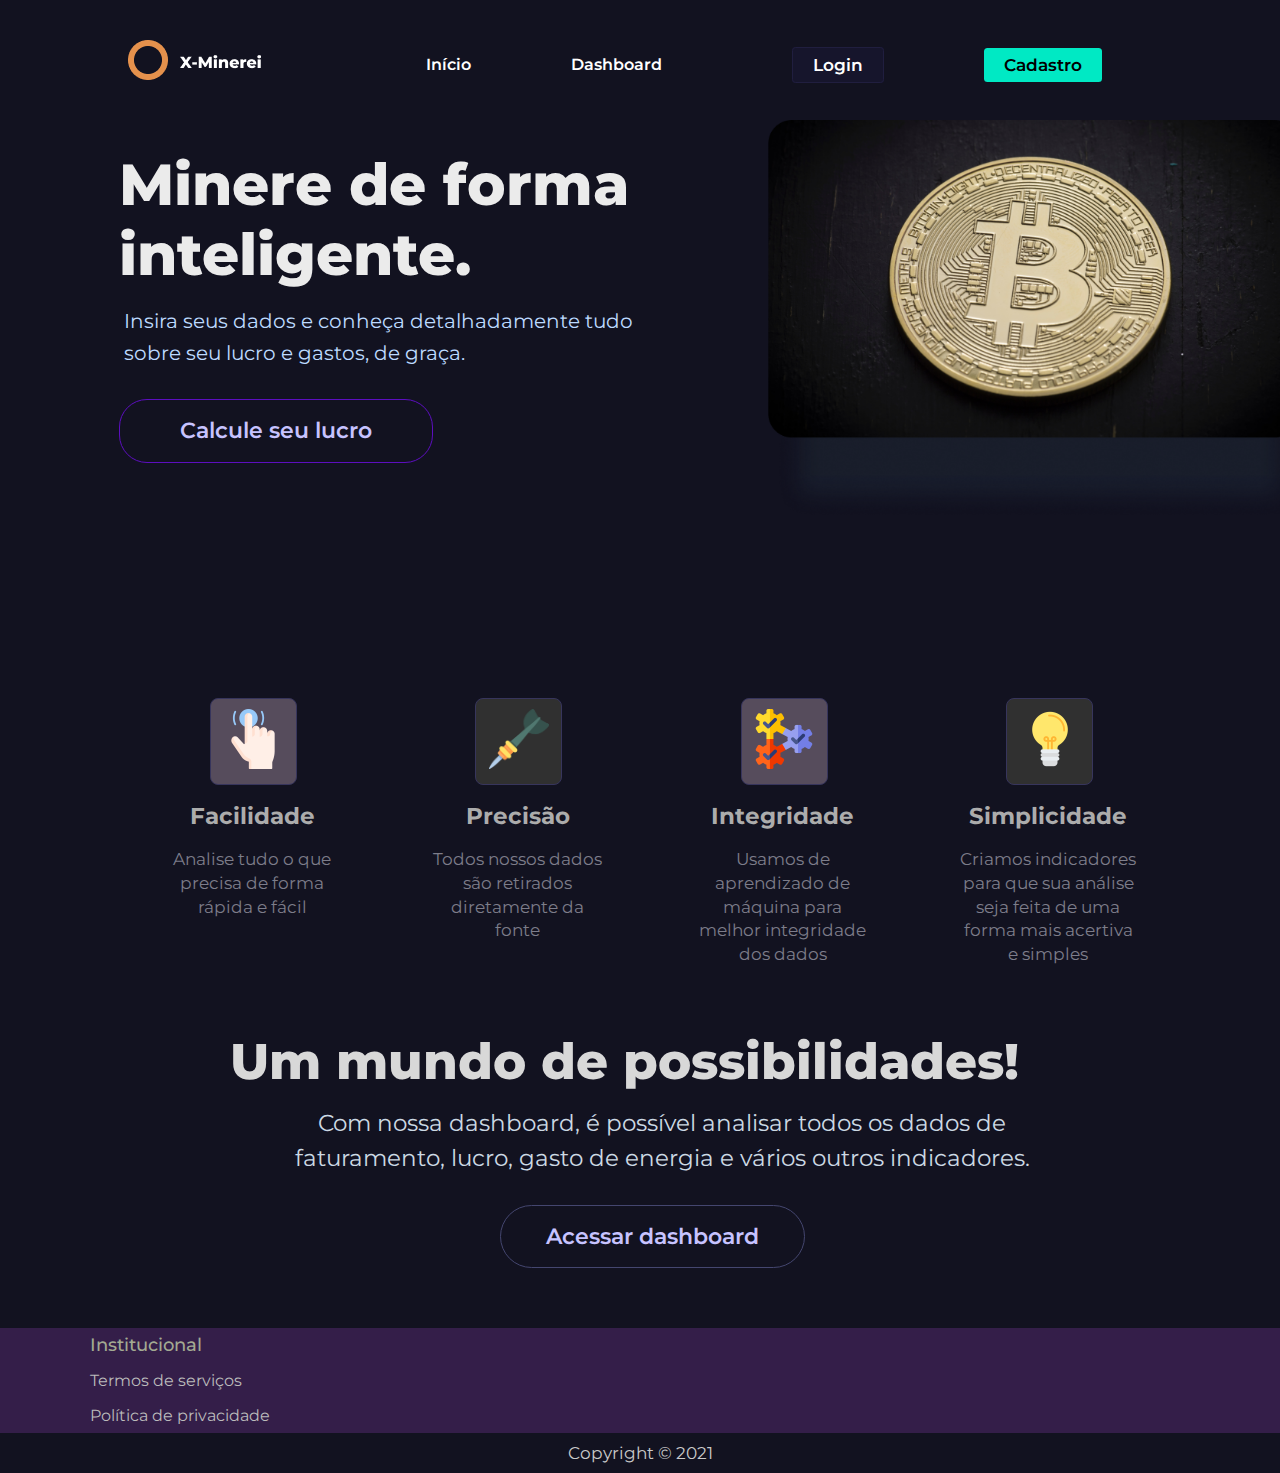
<file: webpart/index.html>
<!DOCTYPE html>
<html lang="pt-br">
<head>
    <meta charset="UTF-8">
    <meta http-equiv="X-UA-Compatible" content="IE=edge">
    <meta name="viewport" content="width=device-width, initial-scale=1.0">
    <title>X-Minerei</title>
    <link rel="stylesheet" href="css/styles.css">
    <link rel="preconnect" href="https://fonts.gstatic.com">
    <link href="https://fonts.googleapis.com/css2?family=Poppins:wght@700;800&display=swap" rel="stylesheet">
    <link href="https://fonts.googleapis.com/css2?family=Lato&display=swap" rel="stylesheet">
    <link href="https://fonts.googleapis.com/css2?family=Montserrat:wght@300;400;600;700;800&display=swap" rel="stylesheet">
    <link rel="shortcut icon" href="./img/favicon.png">
</head>
<body>
    <div class="center">
        <div class="superior">
            <a href="#" class="logo-all">
                <i class="logo"></i>
            </a>
            <ul class="menu">
                <li class="menu-li"><a href="#" class="menu__link">Início</a></li>
                <li class="menu-li"><a href="charts.html" class="menu__link">Dashboard</a></li>
                <li class="menu-li2"><a href="login.html" class="bt_signin">Login</a></li>
                <li class="menu-li2"><a href="cadastro.html" class="bt_signup">Cadastro</a></li>
            </ul>
        </div>
    </div>
        <div class="img-right">
            <img class="image1" src="./img/background2.png">
            <div class="image2">
                <div class="lucro-box">
                    <buttom class="lucro-box-text">Seu lucro diário</buttom> <img src="img/profits.png" alt="" class="icon-profit-box">
                    <div class="money-lucro-box money-lucro-box-text">
                        +$23,12
                    </div>
                </div>
            </div>
        </div>
        <div class="texto-botoes">
            <div class="texto">
                <h2 class="title-apresentacao">Minere de forma inteligente.</h2>
                <p class="sub-titulo">Insira seus dados e conheça detalhadamente tudo<br>sobre seu lucro e gastos, de graça.</p>
                <div class="bt-position">
                    <a href="charts.html" class="bt-text"><buttom class="uni-bt">Calcule seu lucro</buttom></a>
                </div>
            </div>
        </div>
    <div class="icons">
        <div class="icon-wrapping">
            <div class="box-icon box-icon-color2">
                <img src="./img/easy-use.png" alt="">
            </div>
            <h6 class="box-icone-title">Facilidade</h6>
            <p class="box-icone-text">Analise tudo o que precisa de forma rápida e fácil</p>
        </div>
        <div class="icon-wrapping">
            <div class="box-icon box-icon-color">
                <img src="./img/dart.png" alt="">
            </div>
            <h6 class="box-icone-title">Precisão</h6>
            <p class="box-icone-text">Todos nossos dados são retirados diretamente da fonte</p>
        </div>
        <div class="icon-wrapping">
            <div class="box-icon box-icon-color2">
                <img src="./img/integration.png" alt="">
            </div>
            <h6 class="box-icone-title">Integridade</h6>
            <p class="box-icone-text">Usamos de aprendizado de máquina para melhor integridade dos dados</p>
        </div>
        <div class="icon-wrapping">
            <div class="box-icon box-icon-color">
                <img src="./img/light-bulb.png" alt="">
            </div>
            <h6 class="box-icone-title">Simplicidade</h6>
            <p class="box-icone-text">Criamos indicadores para que sua análise seja feita de uma forma mais acertiva e simples</p>
        </div>
        <div class="clear"></div>
    </div>
    
    <div class="texto2">
        <div class="eth_ico">
            <img src="./img/ethereum.png" alt="">
        </div>
        <h2 class="title-apresentacao2">Um mundo de possibilidades!</h2>
        <p class="sub-titulo2">Com nossa dashboard, é possível analisar todos os dados de faturamento,  lucro, gasto de energia e vários outros indicadores.</p>
        <div class="bt-baixo-position">
            <a href="charts.hmtl" class="bt-text-baixo"><buttom class="uni-bt-baixo">Acessar dashboard</buttom></a>
        </div>
        
    </div>
        
    <div>
        <footer class="rodape">
            <ol>
                <li class="rodape-title"><h4></h4>Institucional</li>
                <a href="#"><li class="rodape-text">Termos de serviços</li></a>
                <a href="#"><li class="rodape-text">Política de privacidade</li></a>
            </ol>
            <footer class="copyright">
                <p>Copyright © 2021</p>
            </footer>
        </footer>
    </div>
        
    
  
</body>
</html>
</file>
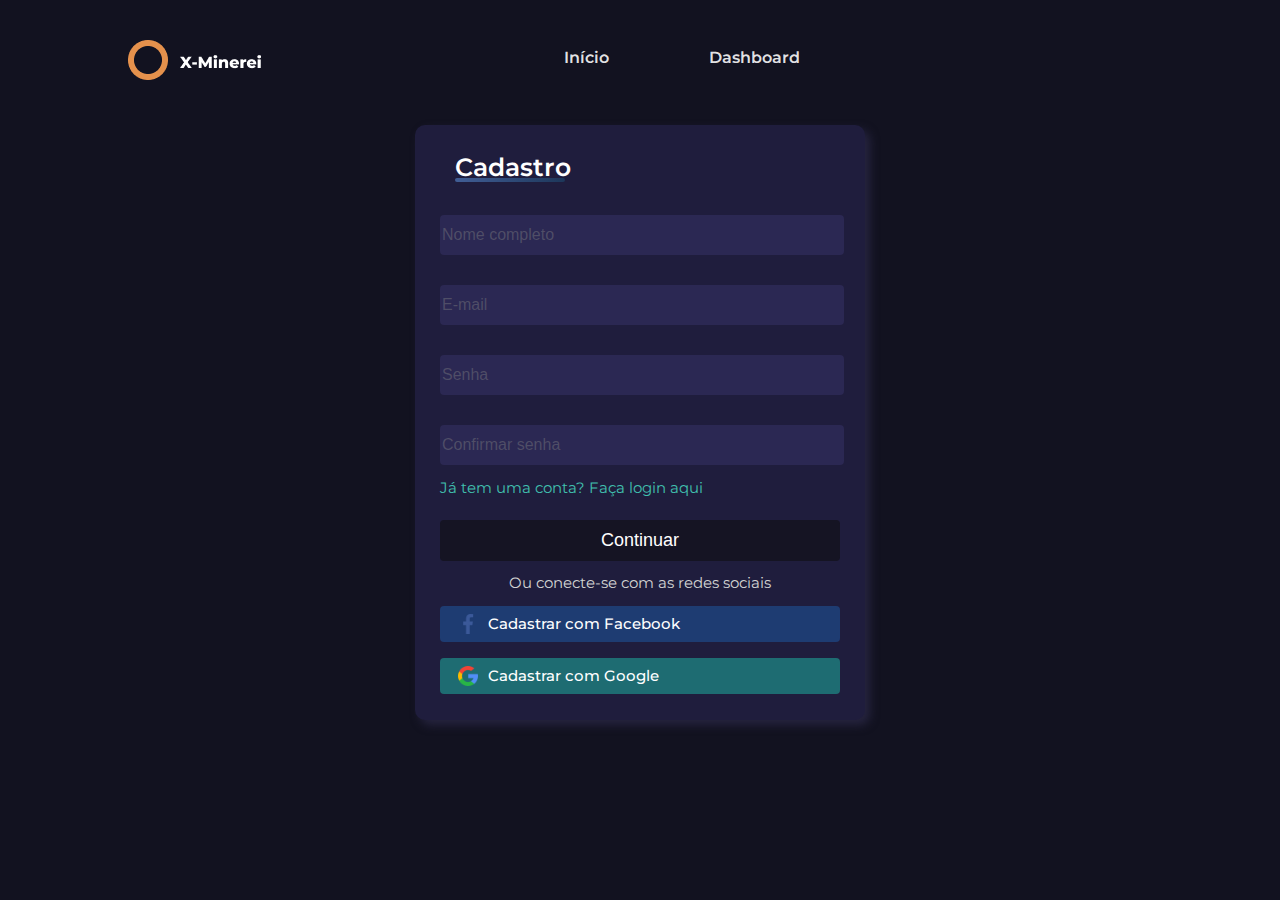
<file: cadastro.html>
<!DOCTYPE html>
<html lang="pt-br">
<head>
    <meta charset="UTF-8">
    <meta http-equiv="X-UA-Compatible" content="IE=edge">
    <meta name="viewport" content="width=device-width, initial-scale=1.0">
    <title>Cadastro - X-Minerei</title>
    <link rel="stylesheet" href="css/cadastro.css">
    <link rel="preconnect" href="https://fonts.gstatic.com">
    <link href="https://fonts.googleapis.com/css2?family=Poppins:wght@700;800&display=swap" rel="stylesheet">
    <link href="https://fonts.googleapis.com/css2?family=Lato&display=swap" rel="stylesheet">
    <link href="https://fonts.googleapis.com/css2?family=Montserrat:wght@300;400;500;600;700;800&display=swap" rel="stylesheet">
    <link rel="shortcut icon" href="./img/favicon.png">
</head>
<body>
    <div class="center">
        <div class="superior">
            <a href="index.php" class="logo-all">
                <i class="logo"></i>
            </a>
            <ul class="menu">
                <li class="menu-li"><a href="index.php " class="menu__link">Início</a></li>
                <li class="menu-li"><a href="charts.php" class="menu__link">Dashboard</a></li>
            </ul>
        </div>
    </div>

    <div class = "container">
        <div class = "container_login">
          <h2 class="title-login">Cadastro</h2>
          <form action="adiciona_user.php" method = "POST">
              <input type="text" name = "nome" class="form-control" id="nome" placeholder="Nome completo" required> 

              <input type="email" name = "email"  class="form-control" id="email" placeholder="E-mail" required> 
   
              <input type="password" name = "senha" class="form-control" id="senha" placeholder="Senha" required> 

              <input type="password" class="form-control" id="senhaconf" placeholder="Confirmar senha" required>

              <a href = "login.php" class="n-tem">Já tem uma conta? Faça login aqui</a>

              <input type="submit"  name="submit" id="submit" class="btn" value="Continuar">
          </form>
          <footer>
            <span>Ou conecte-se com as redes sociais</span>
            <div class="social-field-facebook">
              <a href="#">
                <img src="img/facebook.png" alt="">
                Cadastrar com Facebook
              </a>
            </div>
            <div class="social-field-google">
              <a href="#">
                <img src="img/google..png" alt="">
                Cadastrar com Google
              </a>
            </div>
          </footer>
        </div> 
      </div>
      <script src="js/validacao_cadastro.js"></script>
</body>
</html>
</file>
<file: webpart/css/styles.css>
.logo{
    width: 134px;
    height: 40px;
    background: url("../img/Logo.png");
    display: block;
    margin-left: 3vw;
}
html, body, div, span, applet, object, iframe,
h1, h2, h3, h4, h5, h6, p, blockquote, pre,
a, abbr, acronym, address, big, cite, code,
del, dfn, em, img, ins, kbd, q, s, samp,
small, strike, strong, sub, sup, tt, var,
b, u, i, center,
dl, dt, dd, ol, ul, li,
fieldset, form, label, legend,
table, caption, tbody, tfoot, thead, tr, th, td,
article, aside, canvas, details, embed, 
figure, figcaption, footer, header, hgroup, 
menu, nav, output, ruby, section, summary,
time, mark, audio, video {
	margin: 0;
	padding: 0;
	border: 0;
	font-size: 100%;
	font: inherit;
	vertical-align: baseline;
}
/* HTML5 display-role reset for older browsers */
article, aside, details, figcaption, figure, 
footer, header, hgroup, menu, nav, section {
	display: block;
}
body {
	line-height: 1;
    font-family: 'Montserrat', sans-serif;
    text-decoration: none;
    background: #121220;
}
ol, ul {
	list-style: none;
}
blockquote, q {
	quotes: none;
}
blockquote:before, blockquote:after,
q:before, q:after {
	content: '';
	content: none;
}
table {
	border-collapse: collapse;
	border-spacing: 0;
}
p a {
    text-decoration: none;
}
a{
    text-decoration: none;
}
ol{
    text-decoration: none;
}
.logo-all{
    float: left;

}
.superior{
    position: fixed;
    width: 83%;
    padding-top: 40px;
    padding-bottom: 20px;
    z-index: 3;
    background: #121220;
    display: flex;
    align-items: center;
    justify-content: space-between;
}
.menu{
    font-family: 'Montserrat', sans-serif;
    font-weight: 600;
    margin-top: 10px;
    float: right;
    margin-right: 240px;
}
.menu-li{
    float: left;
    margin: 0 50px;
    color: #1F1F1F;
    
}
.menu-li2{
    float: left;
    margin: 0 23px;
    color: #1F1F1F;    
}      
.menu__link{
    text-decoration: none;
    font-size: 16px;
    color: #ffffff;
}
.menu ul{
    position: absolute;
    background: #223b86;
    border-radius: 5px;
    padding: 10px;
    visibility: hidden;
    transition: .1s;
    height: 0;
    overflow-y: hidden;
   
}
.menu li:hover ul{
    visibility: visible;
    height: 80%;
    overflow-y: visible;
    width: 100px;
}   
.menu-li2{
    float: left;
    margin: 0 50px;
    color: #1F1F1F;
}
.dropdown-main-image{
    margin-top: -10px;
}
.dropdown-menu__link{
    text-decoration: none;
    font-size: 16px;
    color: #ffffff;
}
.dropdown-itens{
    display: flex;
    align-items: center;
    text-align: left;
    padding: 6px;
    margin-left: 2px;    
}   
.dropdown-itens:hover{
    background: rgb(39, 31, 145);
}
.dropdown-images{
    margin-right: 5px;
}
.bt_signin{
    border: 1px solid #201e3f;
    background: #16152c;
    text-decoration: none;
    font-size: 17px;
    font-weight: 600;
    color: #fff;
    padding: 7px 20px;
    border-radius: 3.5px;
    margin-left: 30px;
}
.bt_signup{
    text-decoration: none;
    font-size: 17px;
    font-weight: 600;
    color: black;
    padding: 7px 20px;
    border-radius: 3.5px;
    background: #00E9C4;
}
.clear{
    clear: both;
}
.center{
    max-width: 1100px;
    width: 100%;
    margin: 0 auto;
}
.apresentacao{
    background: url(../img/background.png) no-repeat center 0;
    padding-top: 35px;
}
.apresentacao-box{
    
}
.title-apresentacao{
    font-size: 58px;
    color: #ebebeb;
    font-weight: 800;
    line-height: 70px;
}
.sub-titulo{
    font-size: 20px;
    color: #BDDAFF;
    font-family: 'Montserrat', sans-serif;
    padding-top: 15px;
    line-height: 32px;
    padding-left: 5px;
}
.title-apresentacao2{
    font-size: 50px;
    color: #d8d8d8;
    font-weight: 800;
    padding-top: 40px;
    padding-left: 13%;
}
.sub-titulo2{
    font-size: 22.5px;
    color: rgb(204, 217, 228);
    font-family: 'Montserrat', sans-serif;
    text-align: center;
    margin-right: 20%;
    margin-left: 17%;
    padding-top: 19px;
    line-height: 35px;
}
.bt-position{
    padding-top: 30px;
    align-content: center;
}
.uni-bt{
    float: left;
    border: 0.2px solid #5C0EBF;
    border-radius: 28px;
    padding: 20px 60px;
    cursor: pointer;
}
.uni-bt:hover{
    background: #5C0EBF;
    color: white;
}
.uni-bt-baixo{
    border: 0.2px solid #44466F;
    border-radius: 35px;
    padding: 17px 45px;
    cursor: pointer;
}
.uni-bt-baixo:hover{
    background: #44466F;
    color: white;
}
.bt-baixo-position{
    padding-top: 50px;
    margin-left: 35%;
}
.bt-text-baixo{
    text-decoration: none;
    font-family: 'Montserrat', sans-serif;
    font-weight: 600;
    font-size: 22px;
    color: rgb(199, 195, 255);
}
.bt-text{
    text-decoration: none;
    font-family: 'Montserrat', sans-serif;
    font-weight: 600;
    font-size: 22px;
    color: rgb(199, 195, 255);
}
.text-bt{
    font-family: 'Poppins', sans-serif;
    font-weight: bold;
    color: #092B4C;
    font-size: 38px;
}
.icon{
    float: right;
}
.lucro-box{
    float: left;
    border-radius: 8px;
    padding: 20px 20px;
    background: #212127;
    
}
.lucro-box-text{
    text-decoration: none;
    font-family: 'Montserrat', sans-serif;
    font-weight: 600;
    font-size: 16px;
    color: #bdc4ff;
    margin-left: 13px;
}
.icon-profit-box{
    float: left;
        
}
.money-lucro-box-text{
    text-align: center;
    padding-bottom: 15px;
    margin-top: 10px;
    font-size: 16px;
    font-family: 'Montserrat', sans-serif;
    font-weight: 600;
    color: #39BA70;
    padding-top: 15px;
    margin-left: 80px;
    border-radius: 6px;
    background: #39ba712a;
    
}
.apresentacao-homem{
    float: right;
    padding-top: 20px;
    padding-right: 20px;

}
.texto-botoes{
    padding: 100px;
    padding-bottom: 200px;
    padding-top: 170px;
    margin-right: 20px;
    
}
.text-decoration{
    text-decoration: none;
    color: #2b2b2b;
}
.text-decoration:hover{
    color: white;
}
.image1 {
    float: right;
    padding-top: 120px;
    z-index: 0;
    clear: both;
  }
  .image2 {
    position: absolute;
    top: 510px;
    left: 770px;
    z-index: 1;
    clear: both;
  }
.box-icon{
    width: 85px;
    height: 85px;
    border-radius: 8px;
    text-align: center;
    margin-left: 26.5%;
}
.box-icon img{
    margin-top: 10px;
    align-content: center;

}
.box-icone-title{
    font-size: 23px;
    font-weight: 700;
    margin: 20px 0;
    text-align: center;
    color: rgb(172, 172, 172);
}
.box-icone-text{
    font-size: 17px;
    color: #7d7d8a;
    line-height: 140%;
    text-align: center;
}
.icon-wrapping{
    width: 15%;
    float: left;
    margin-left: 85px;
    margin-bottom: 20px;
}
.icons{
    margin-top: 65px;
    margin-left: 12%;
}
.box-icon-color{
    background: #303030;
    border: 1px solid #37355c;
}
.box-icon-color2{
    background: #564c5c;
    border: 1px solid #37355c;
}
.eth_ico{
    float: right;
    margin-top: 22px;
    width: 30%;
}
.texto{
    margin-left: 11%;
    margin-right: 10%;  
}
.texto2{
    padding-left: 80px;
    padding-top: 10px;
}
.img-right{
    display: block;
    justify-content: flex-end;
}
.bt-position-baixo{
    
}
.rodape{
    background: #341e49;
    line-height: 35px;
    margin-top: 80px;
    position: absolute;
    width: 100%;
}
.rodape-text{
    margin-left: 90px;
    color: #bbbbbb;
}
.rodape-title{
    margin-left: 90px;
    font-weight: 500;
    font-size: 18px;
    color: #a3aa92;
}
.copyright{
    color: white;
    text-align: center;
    line-height: 40px;
    font-size: 17px;
    background: #121220;
    
}
.copyright > p{
    color: #cacaca
}
.top-fixed{
    position: fixed;
    top: 0px;

}

/* Menu hamburguer */
#btn-mobile{
    display: none;
    
}

@media screen and (min-width: 1838px){
    .image2{
        margin-left: 14%;
    }
   .texto{
       margin-left: 22%;
   }
}
@media screen and (min-width: 1739px){
    .eth_ico{
        display: none;
    }
    .bt-baixo-position{
        margin-left: 38%;
    }

}
@media screen and (min-width: 1725px){
    .texto{
        margin-left: 16%;
    }
    .image2{
        margin-left: 10%;
    }
    .title-apresentacao2{
        padding-left: 17%;
    }
    .sub-titulo2{
        margin-left: 10%;
    }
    .icons{
        margin-left: 13%;
    
    }
}
@media screen and (min-width: 1578px){
    .image2{
        margin-left: 6%;
    }
   
}
@media screen and (max-width: 1518px){
    .eth_ico{
        display: none;
    }
    .texto{
        margin-left: 9%;
    }
}
@media screen and (max-width: 1445px){
    .lucro-box{
        display: none;
    }
    .icons{
        margin-left: 6%;
    }
    .image1{
        width: 40%;
        display: inline-block;
    }
    .menu{
        margin-right: 0px;
    }
}
@media screen and (max-width: 1343px){
    .texto-botoes{
        padding: 7px;
        padding-bottom: 170px;
        padding-top: 150px;
        margin-right: 20px;
        
    }
    .title-apresentacao2{
        padding-left: 12.5%;
        
    }
}


@media screen and (max-width: 1263px){
    .menu-li{
        margin: 0 35px;
        margin-left: 70px;
    }
    .menu-li2{
        margin: 0 40px;
        margin-right: -15px;
    }
}

@media screen and (max-width: 1210px){
    .texto2{
        padding-left: 30px;
        padding-top: 10px;
    }
}

/* Menu hamburguer */
@media only screen and (max-width: 1012px){
    .menu-li{
        margin: 4vw 0 4vw 0;
        border-bottom: 2px solid #272fa01e;
        padding: 0.6rem 0;
        /* background: #30305246; */
    }
    
    .menu-li2{
        margin: 4vw 0 4vw 0;
        border-bottom: 2px solid #272fa01e;
        padding: 0.6rem 0;
        /* background: #30305246; */
    }
     
    #btn-mobile{
        color: #fff;
        display: flex;
        padding: .5rem 1rem;
        font-size: 1rem;
        border: none;
        background: none;
        cursor: pointer;
        gap: .5rem;

    }
    #menu{
        display: flex;
        position: absolute;
        width: 100%;
        top: 90px;
        left: 10%;
        background: #1b1b30;
        flex-direction: column;
        height: 0px;
        transition: .4s;
        text-align: center;
        visibility: hidden;
        overflow-y: hidden;
    }
    #hamburguer{
        display: block;
        color: #fff;
        border-top: 2px solid;
        width: 20px;
    }
    #hamburguer::after, #hamburguer::before{
        content: '';
        display: block;
        width: 20px;
        height: 2px;
        background: currentColor;
        margin-top: 5px;
        transition: .3s;
        position: relative;
    }
    .logo{
        margin-left: 7vw;
    }
    #nav.active #menu{
        height: calc(100vh - 70px);
        visibility: visible;
        overflow-y: auto;
        
    }
    #nav.active #hamburguer{
        border-top-color: transparent;

    }
    #nav.active #hamburguer::before{
        transform: rotate(135deg);                
    }
    #nav.active #hamburguer::after{
        top: -7px;
        transform: rotate(-135deg);  
        
    }
    .bt_signin{
        margin-left: 0;
    }
    .menu ul{
        margin-left: 50%;
    }
    .menu li:hover ul{
        overflow: hidden;
        height: 80px;
        
    } 
}

@media screen and (max-width: 1110px){
    .icon-wrapping{
        width: 35%;
        float: left;
        margin-left: 10%;
        margin-bottom: 50px;
    }
    .icons{
        margin-top: 0;
    }
    .box-icon{
        margin-left: 35%;
    }
    .texto2{
        justify-content: center;
    }
    .title-apresentacao2{
        padding-top: 0;
    }
    
}

@media screen and (max-width: 983px){
    .texto{
        text-align: center;
        padding-left: 40px;
        justify-content: center;
    }
    .uni-bt{
        float: none;
    }
    .bt-position{
        justify-content: center;
        padding-top: 50px;
    }
    .img-right{
        display: none;
    }
    .texto-botoes{
        padding-top: 130px;
        padding-bottom: 110px;
    }
    .title-apresentacao2{
        padding-left: 8%;
    }
}
@media screen and (max-width: 870px){
   
}
@media screen and (max-width: 776px){
    .bt-baixo-position{
        margin-left: 28%;
    }
    .box-icon{
        margin-left: 31%;
    }
}
@media screen and (max-width: 707px){
    .menu-li2{
        margin-top: 30px;
    }
}


@media screen and (max-width: 684px) {
    .uni-bt{
        padding: 20px 20px;
    }
    .bt-baixo-position{
        margin-left: 24%;
    }
    .box-icon{
        margin-left: 28.5%;
    }
    .bt-position{
        
    }
}

@media screen and (max-width: 586px){
      .uni-bt{
        padding: 20px 10px;
    }  
    .bt-baixo-position{
        margin-left: 19%;
    }
    .title-apresentacao{
        font-size: 52px;
    }
}
@media screen and (max-width: 554px){
    
}
@media screen and (max-width: 540px){
    .bt-text{
        font-size: 18px;
    }
    .icons{
        margin-left: 0;
    }
}
@media screen and (max-width: 504px){
    .texto{
        padding-left: 5%;
    }
    .texto2{
        padding-left: 0;
    }
    .box-icon{
        margin-left: 24%;
    }
}
@media screen and (max-width: 460px){
    .bt-position{
        
    }
}
@media screen and (max-width: 440px){
    .sub-titulo2{
        margin: 0 0 0 0;
    }
}

@media screen and (max-width: 434px){
    .title-apresentacao2{
        padding-left: 3%;
    }
    .texto{
        padding-left: 3%;
    }
}
@media screen and (max-width: 410px){
    .bt-position{
        
    }
    .title-apresentacao2{
        font-size: 40px;
    }
    .bt-baixo-position{
        margin-left: 14%;
    }
}
@media screen and (max-width: 405px){
    .bt-position{
}
@media screen and (max-width: 397px){
    .sub-titulo{
        padding-left: 0;
    }
}
}

@media screen and (max-width: 388px){
    .uni-bt{
        padding: 20px 9px;
    }
    .bt-position{
    }
    .texto{
        padding-left: 1%;
    }
}
@media screen and (max-width: 388px){
    .menu-li2{
        margin-bottom: 5px;
    }
}
</file>
<file: css/cadastro.css>
html, body, div, span, applet, object, iframe,
h1, h2, h3, h4, h5, h6, p, blockquote, pre,
a, abbr, acronym, address, big, cite, code,
del, dfn, em, img, ins, kbd, q, s, samp,
small, strike, strong, sub, sup, tt,
b, u, i, center,
dl, dt, dd, ol, ul, li,
fieldset, form, label, legend,
table, caption, tbody, tfoot, thead, tr, th, td,
article, aside, canvas, details, embed, 
figure, figcaption, footer, header, hgroup, 
menu, nav, output, ruby, section, summary,
time, mark, audio, video {

	margin: 0;
	padding: 0;
	
	font-size: 100%;
	font: inherit;
	vertical-align: baseline;
}
/* HTML5 display-role reset for older browsers */
article, aside, details, figcaption, figure, 
footer, header, hgroup, menu, nav, section {
	display: block;
}
body {
	line-height: 1;
    font-family: 'Montserrat', sans-serif;
    text-decoration: none;
    background: #121220;
    display: flex;
    align-items: center;
    justify-content: center;
}
ol, ul {
	list-style: none;
}
blockquote, q {
	quotes: none;
}
blockquote:before, blockquote:after,
q:before, q:after {
	content: '';
	content: none;
}
table {
	border-collapse: collapse;
	border-spacing: 0;
}
p a {
    text-decoration: none;
}
a{
    text-decoration: none;
}
ol{
    text-decoration: none;
}
.logo-all{
    float: left;

}
.logo{
    width: 134px;
    height: 40px;
    background: url("../img/Logo.png");
    display: block;
    margin-left: 3vw;
}
.superior{
    position: fixed;
    width: 100%;
    padding-top: 40px;
    padding-bottom: 20px;
    z-index: 3;
    background: #121220;
}
.menu{
    font-family: 'Montserrat', sans-serif;
    font-weight: 600;
    margin-top: 10px;
    float: right;
    margin-right: 520px;
}
.menu-li{
    float: left;
    margin: 0 50px;
    color: #1F1F1F
    
}   
.menu__link{
    text-decoration: none;
    font-size: 16px;
    color: #ffffffe3;
}
.bt_signin{
    border: 1px solid rgb(0, 0, 0);
    text-decoration: none;
    font-size: 19px;
    font-weight: 600;
    color: rgb(11, 11, 14);
    padding: 7px 20px;
    border-radius: 3.5px;
    margin-left: 30px;
}
.bt_signup{
    text-decoration: none;
    font-size: 19px;
    font-weight: 600;
    color: rgb(0, 0, 0);
    padding: 7px 20px;
    border-radius: 3.5px;
    background: #00E9C4;
}
.clear{
    clear: both;
}
.center{
    max-width: 1100px;
    width: 100%;
    margin: 0 auto;
}
.container_login { /* caixa de login */

    /* tamanho da caixa de login */
    height: 550px;
    width: 400px;

    /* centralizar a caixa de login */
    position: absolute;
    top: 0; bottom: 0;
    left: 0; right: 0;
    margin: auto;
    padding: 10px 25px 35px 25px;

    background: #1f1d3d;
    box-shadow: 5px 5px 10px #26243f;
    border-radius: 10px;

    margin-top: 125px;
}
form{
    display: flex;
    flex-direction: column;
}
.form-control{
    display:block;
    width:100%;
    height:calc(1.5em + .75rem + 2px);
    font-size:1rem;
    font-weight:400;
    color: #d3d3d3;
    background: #2b2853;
    background-clip:padding-box;
    border-radius:.25rem;
    border: 0px;
    margin: 15px 0 15px 0;
    position: relative;
    outline: none;
}

.form-control::placeholder{
    color:rgba(134, 134, 134, 0.404);
    margin-left: 15px;
}
form a{
    font-size: 15px;
    color: #41c0af;
    transition: all 0.15s ease;
}
form a:hover{
    letter-spacing: 0.2px;
    
}
.btn{
    margin-top: 25px;
    padding: 10px 0px 10px 0px;
    background: #151423;
    border: none;
    color: #fff;
    cursor: pointer;
    font-size: 18px;
    border-radius: 4px;
    align-content: center;
    transition: all 0.3s ease;
}
.btn:hover{
    letter-spacing: 0.5px;
    background: rgb(26, 50, 87);
}
.title-login{
    font-size: 25px;
    font-weight: 600;
    color: #fff;
    margin-bottom: 20px;
    margin-top: 20px;
    position: relative;
    margin-left: 15px;
}
.title-login::before{
    content: '';
    position: absolute;
    height: 4px;
    width: 110px;
    bottom: -2px;
    left: 0;
    border-radius: 5px;
    background: linear-gradient(to right, #415e96, rgb(29, 55, 90)) #121220;
}
footer{
    display: flex;
    flex-direction: column;
    margin-top: 0.85rem;
}
footer span{
    text-align: center;
    font-size: 15px;
    color: rgb(211, 211, 211);
}
footer div{
    font-size: 15px;
    border-radius: 4px;
    padding: 5px;
}
footer div a{
    color: #fff;
    font-weight: 500;
}
.social-field-facebook{
    display: flex;
    flex-direction: row;
    background: #1e3c72;
    margin-top: 1rem;
    padding: 8px;
}
.social-field-google{
    display: flex;
    align-items: center;
    background: #1e6c72;
    margin-top: 1rem;
    padding: 8px;
}
footer div a{
    display: flex;
    align-items: center;
}
footer div a img{
    margin: 0 10px;
    width: 20px;
}

.errorInput{
    border: 1px solid rgba(255, 0, 76, 0.767) !important;
}
</file>
